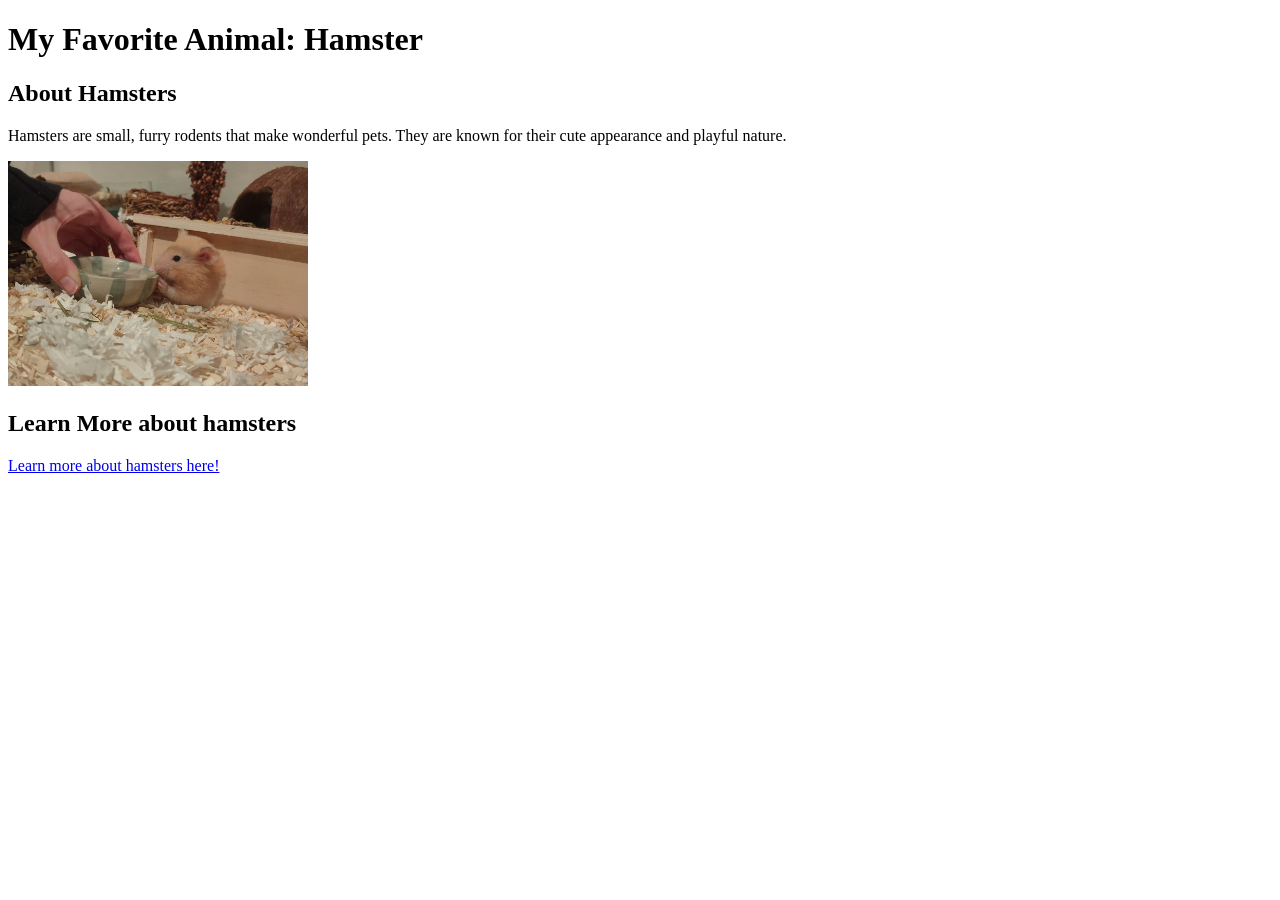
<file: index.html>
<!DOCTYPE html>
<html lang="en">
<head>
    <meta charset="UTF-8">
    <meta name="viewport" content="width=device-width, initial-scale=1.0">
    <title>My Favorite Animal - Hamster</title>
</head>
<body>
    <h1>My Favorite Animal: Hamster</h1>
    
    <h2>About Hamsters</h2>
    <p>Hamsters are small, furry rodents that make wonderful pets. They are known for their cute appearance and playful nature.</p>
    
    <img src="hamsterpicturemianbao.JPG" alt="A cute hamster" width="300">

    <h2>Learn More about hamsters</h2>
    <a href="https://en.wikipedia.org/wiki/Hamster" target="_blank">Learn more about hamsters here!</a>

</body>
</html>
</file>
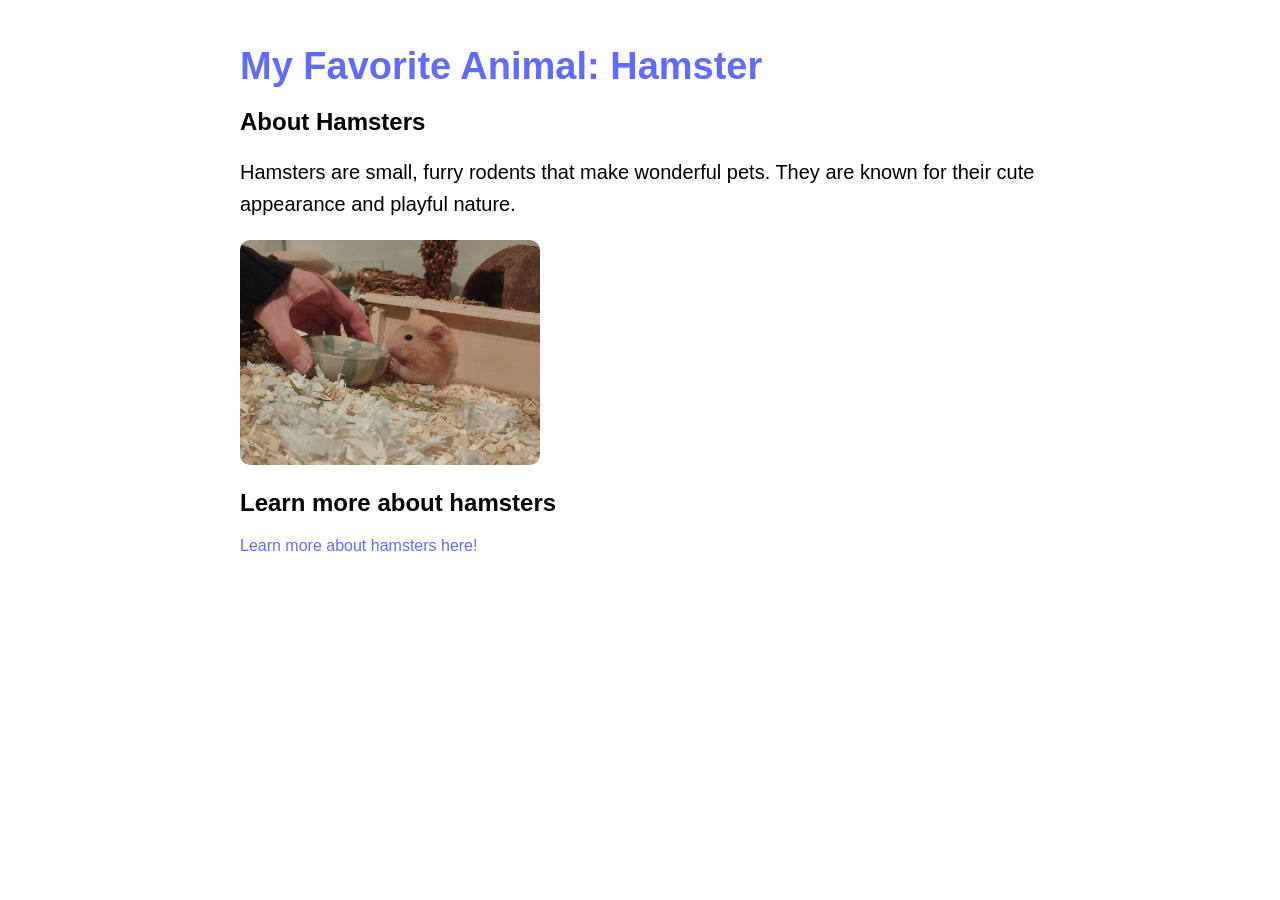
<file: Workshop1/index.html>
<!DOCTYPE html>
<html lang="en">
<head>
    <meta charset="UTF-8">
    <meta name="viewport" content="width=device-width, initial-scale=1.0">
    <title>My Favorite Animal - Hamster</title>

    <link rel="stylesheet" href="styles.css">
</head>
<body>
    <h1>My Favorite Animal: Hamster</h1>
    
    <h2>About Hamsters</h2>
    <p>Hamsters are small, furry rodents that make wonderful pets. They are known for their cute appearance and playful nature.</p>
    
    <img src="hamsterpicturemianbao.JPG" alt="A cute hamster" width="300">

    <h2>Learn more about hamsters</h2>
    <a href="https://en.wikipedia.org/wiki/Hamster" target="_blank">Learn more about hamsters here!</a>

</body>
</html>
</file>
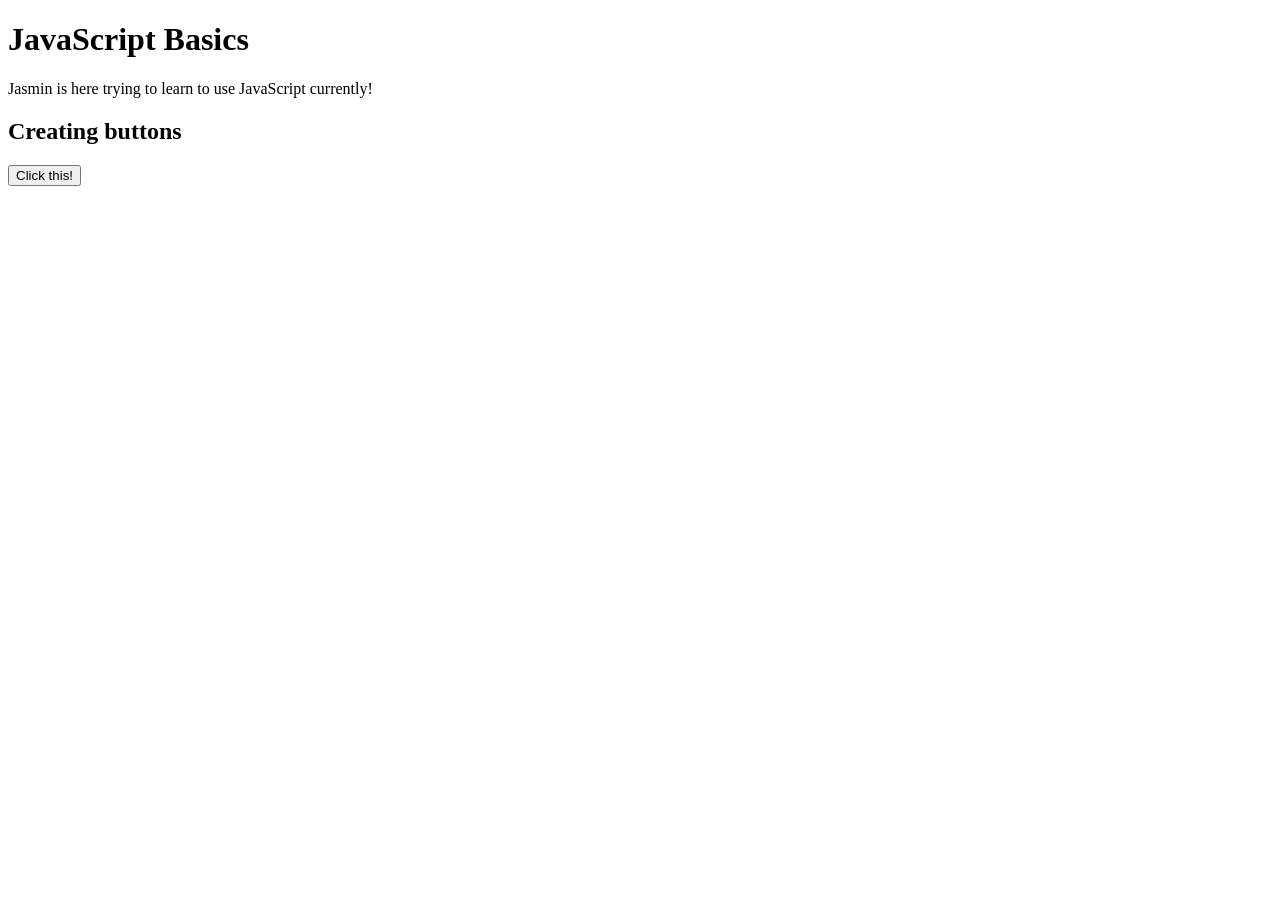
<file: WS02_JS_basics/index.html>
<!DOCTYPE html>
<html lang="en">
<head>
    <meta charset="UTF-8">
    <meta name="viewport" content="width=device-width, initial-scale=1.0">
    <title>JavaScript Basics</title>
</head>

<body>

    <h1>JavaScript Basics</h1>
    <p>Jasmin is here trying to learn to use JavaScript currently!</p>

    <h2>Creating buttons</h2>
    <button id="myButton">Click this!</button>


    <script src="js/script.js"></script>
    
</body>
</file>
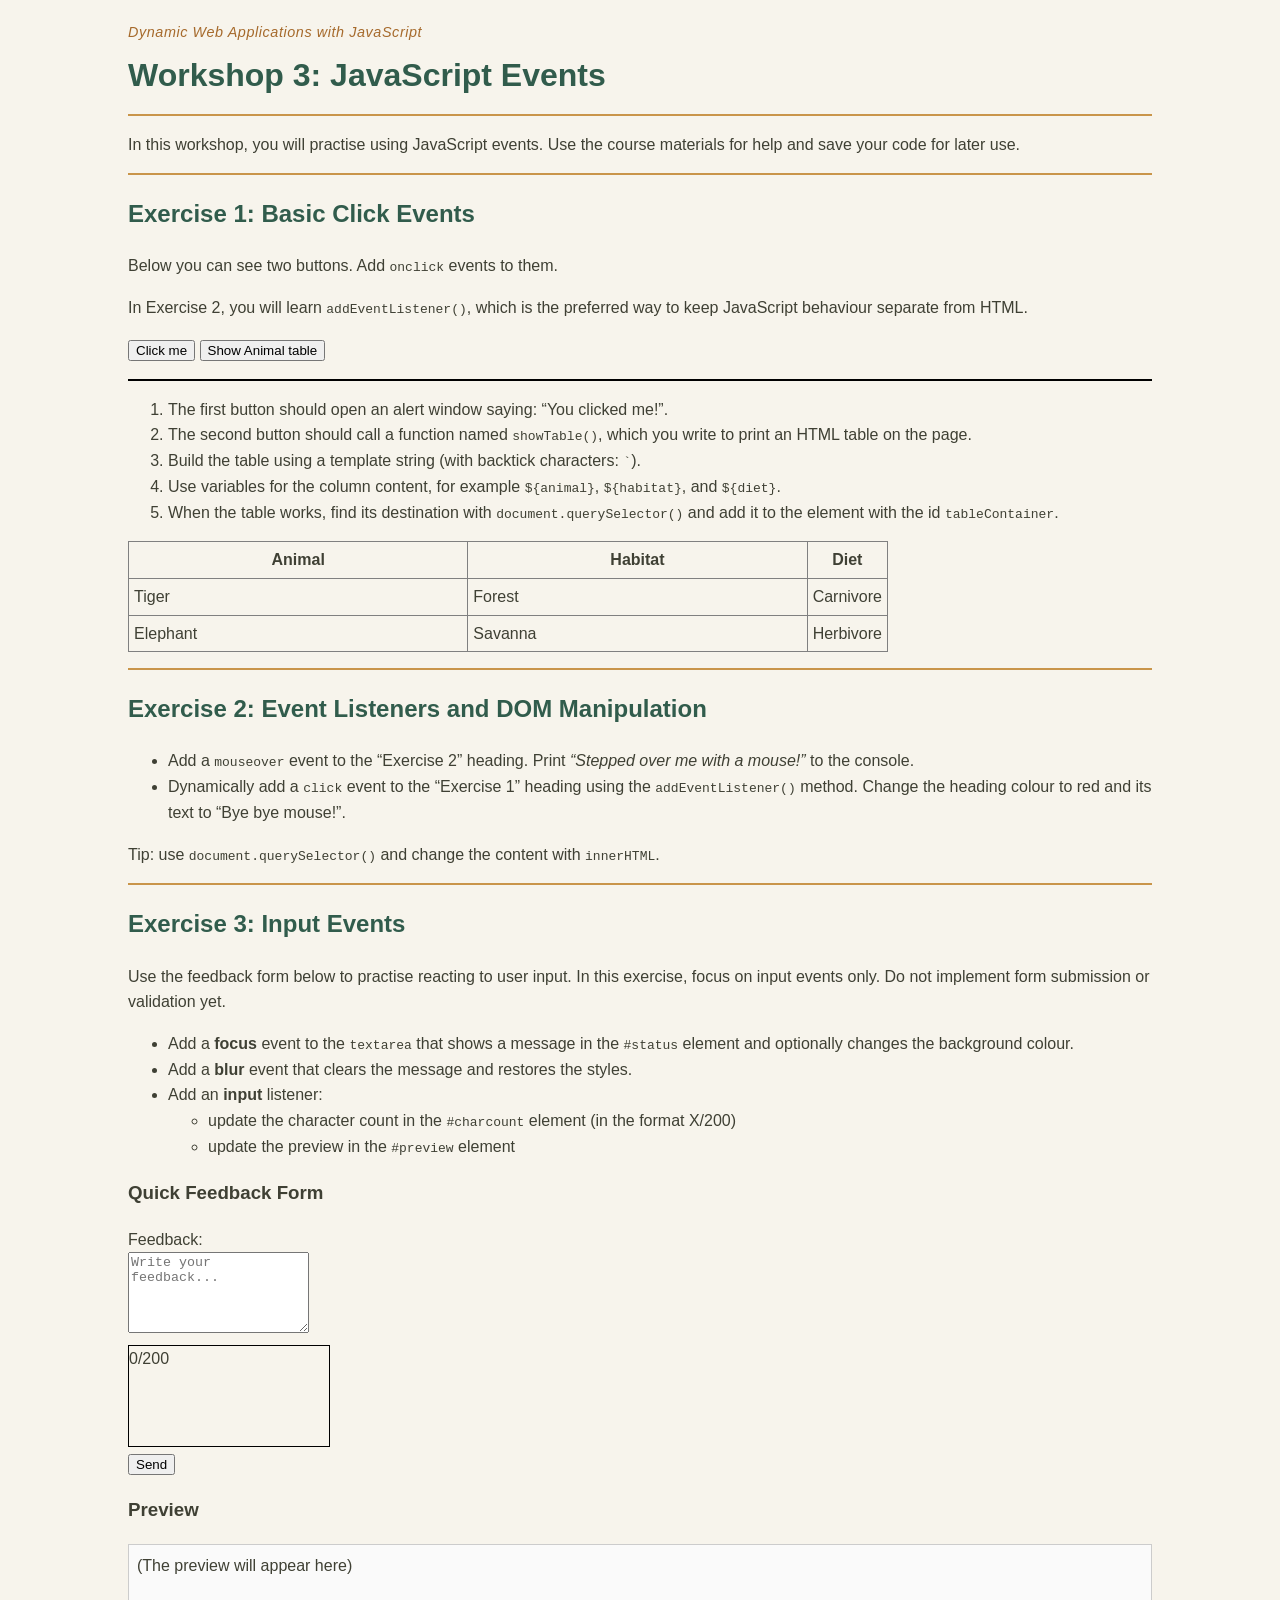
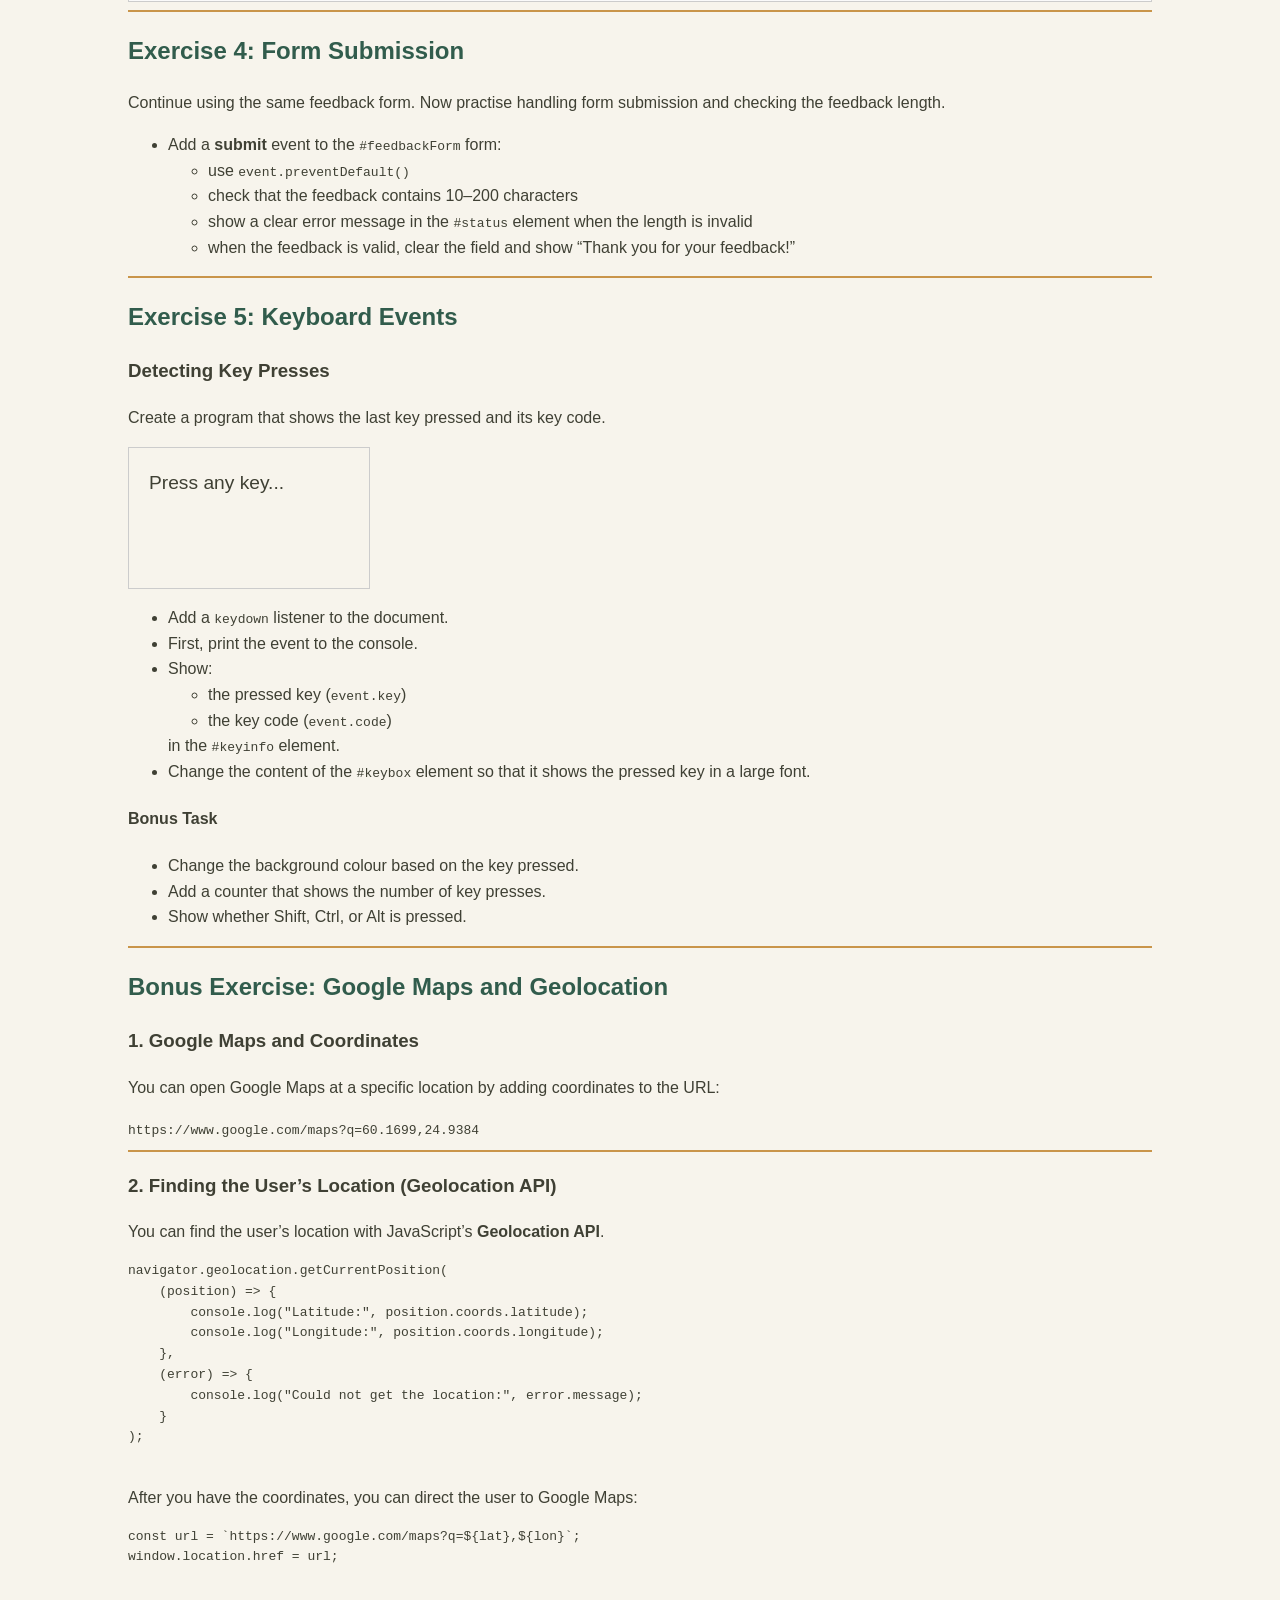
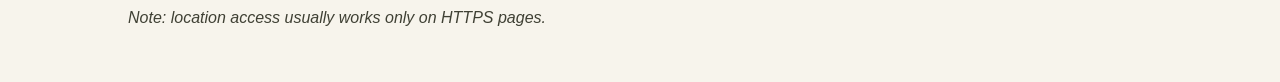
<file: WS03_JS_events/index.html>
<!DOCTYPE html>
<html lang="en">
<head>
    <meta charset="utf-8">
    <title>Workshop 3</title>
    <link rel="stylesheet" href="css/styles.css">
    <script src="js/script.js" defer></script>
</head>

<body class="ws3">
    <h1>Workshop 3: JavaScript Events</h1>
    <hr>
    <p>
        In this workshop, you will practise using JavaScript events.
        Use the course materials for help and save your code for later use.
    </p>
    <hr>

    <!-- Exercise 1 -->
    <h2>Exercise 1: Basic Click Events</h2>
    <p>Below you can see two buttons. Add <code>onclick</code> events to them.</p>
    <p>In Exercise 2, you will learn <code>addEventListener()</code>, which is the preferred way to keep JavaScript behaviour separate from HTML.</p>

    <p>
        <button onclick="alert('You clicked me!')">Click me</button>
        <button onclick="showTable()">Show Animal table</button>
    </p>

    <div id="tableContainer"></div>

    <ol>
        <li>The first button should open an alert window saying: “You clicked me!”.</li>
        <li>The second button should call a function named <code>showTable()</code>, which you write to print an HTML table on the page.</li>
        <li>Build the table using a template string (with backtick characters: <code>`</code>).</li>
        <li>Use variables for the column content, for example <code>${animal}</code>, <code>${habitat}</code>, and <code>${diet}</code>.</li>
        <li>When the table works, find its destination with <code>document.querySelector()</code> and add it to the element with the id <code>tableContainer</code>.</li>
    </ol>

    <table id="example" class="display">
        <thead>
            <tr>
                <th>Animal</th>
                <th>Habitat</th>
                <th>Diet</th>
            </tr>
        </thead>
        <tbody>
            <tr>
                <td>Tiger</td>
                <td>Forest</td>
                <td>Carnivore</td>
            </tr>
            <tr>
                <td>Elephant</td>
                <td>Savanna</td>
                <td>Herbivore</td>
            </tr>
        </tbody>
    </table>

    <hr>

    <!-- Exercise 2 -->
    <h2>Exercise 2: Event Listeners and DOM Manipulation</h2>
    <ul>
        <li>Add a <code>mouseover</code> event to the “Exercise 2” heading. Print <em>“Stepped over me with a mouse!”</em> to the console.</li>
        <li>Dynamically add a <code>click</code> event to the “Exercise 1” heading using the <code>addEventListener()</code> method. Change the heading colour to red and its text to “Bye bye mouse!”.</li>
    </ul>
    <p>Tip: use <code>document.querySelector()</code> and change the content with <code>innerHTML</code>.</p>

    <hr>

    <!-- Exercise 3 -->
    <h2>Exercise 3: Input Events</h2>
    <p>
        Use the feedback form below to practise reacting to user input.
        In this exercise, focus on input events only. Do not implement form submission or validation yet.
    </p>

    <ul>
        <li>Add a <strong>focus</strong> event to the <code>textarea</code> that shows a message in the <code>#status</code> element and optionally changes the background colour.</li>
        <li>Add a <strong>blur</strong> event that clears the message and restores the styles.</li>
        <li>Add an <strong>input</strong> listener:
            <ul>
                <li>update the character count in the <code>#charcount</code> element (in the format X/200)</li>
                <li>update the preview in the <code>#preview</code> element</li>
            </ul>
        </li>
    </ul>

    <h3>Quick Feedback Form</h3>

    <form id="feedbackForm" novalidate>
        <label for="feedback">Feedback:</label><br>
        <textarea id="feedback" placeholder="Write your feedback..." rows="5"></textarea><br>

        <div style="margin: 4px 0;">
            <span id="charcount">0/200</span>
            <span id="status" aria-live="polite" style="margin-left: 8px; color: #666;"></span>
        </div>

        <button id="sendBtn" type="submit">Send</button>
    </form>

    <h3>Preview</h3>
    <div id="preview" style="border: 1px solid #ccc; padding: 8px; min-height: 40px; background: #fafafa;">
        (The preview will appear here)
    </div>

    <hr>

    <!-- Exercise 4 -->
    <h2>Exercise 4: Form Submission</h2>
    <p>
        Continue using the same feedback form. Now practise handling form submission and checking the feedback length.
    </p>

    <ul>
        <li>Add a <strong>submit</strong> event to the <code>#feedbackForm</code> form:
            <ul>
                <li>use <code>event.preventDefault()</code></li>
                <li>check that the feedback contains 10–200 characters</li>
                <li>show a clear error message in the <code>#status</code> element when the length is invalid</li>
                <li>when the feedback is valid, clear the field and show “Thank you for your feedback!”</li>
            </ul>
        </li>
    </ul>

    <hr>

    <!-- Exercise 5 -->
    <h2>Exercise 5: Keyboard Events</h2>

    <h3>Detecting Key Presses</h3>

    <p>
        Create a program that shows the last key pressed and its key code.
    </p>

    <div id="keybox" style="padding: 20px; border: 1px solid #ccc; font-size: 1.2em;">
        Press any key...
    </div>

    <p id="keyinfo"></p>

    <ul>
        <li>Add a <code>keydown</code> listener to the document.</li>
        <li>First, print the event to the console.</li>
        <li>Show:
            <ul>
                <li>the pressed key (<code>event.key</code>)</li>
                <li>the key code (<code>event.code</code>)</li>
            </ul>
            in the <code>#keyinfo</code> element.
        </li>
        <li>
            Change the content of the <code>#keybox</code> element so that it shows the pressed key in a large font.
        </li>
    </ul>

    <h4>Bonus Task</h4>
    <ul>
        <li>Change the background colour based on the key pressed.</li>
        <li>Add a counter that shows the number of key presses.</li>
        <li>Show whether Shift, Ctrl, or Alt is pressed.</li>
    </ul>

    <hr>

    <!-- Bonus Exercise -->
    <h2>Bonus Exercise: Google Maps and Geolocation</h2>

    <h3>1. Google Maps and Coordinates</h3>
    <p>
        You can open Google Maps at a specific location by adding coordinates to the URL:
    </p>
    <code>https://www.google.com/maps?q=60.1699,24.9384</code>

    <hr>

    <h3>2. Finding the User’s Location (Geolocation API)</h3>
    <p>
        You can find the user’s location with JavaScript’s <strong>Geolocation API</strong>.
    </p>

    <pre>
navigator.geolocation.getCurrentPosition(
    (position) => {
        console.log("Latitude:", position.coords.latitude);
        console.log("Longitude:", position.coords.longitude);
    },
    (error) => {
        console.log("Could not get the location:", error.message);
    }
);
    </pre>

    <p>After you have the coordinates, you can direct the user to Google Maps:</p>

    <pre>
const url = `https://www.google.com/maps?q=${lat},${lon}`;
window.location.href = url;
    </pre>

    <p><em>Note: location access usually works only on HTTPS pages.</em></p>

</body>
</html>
</file>
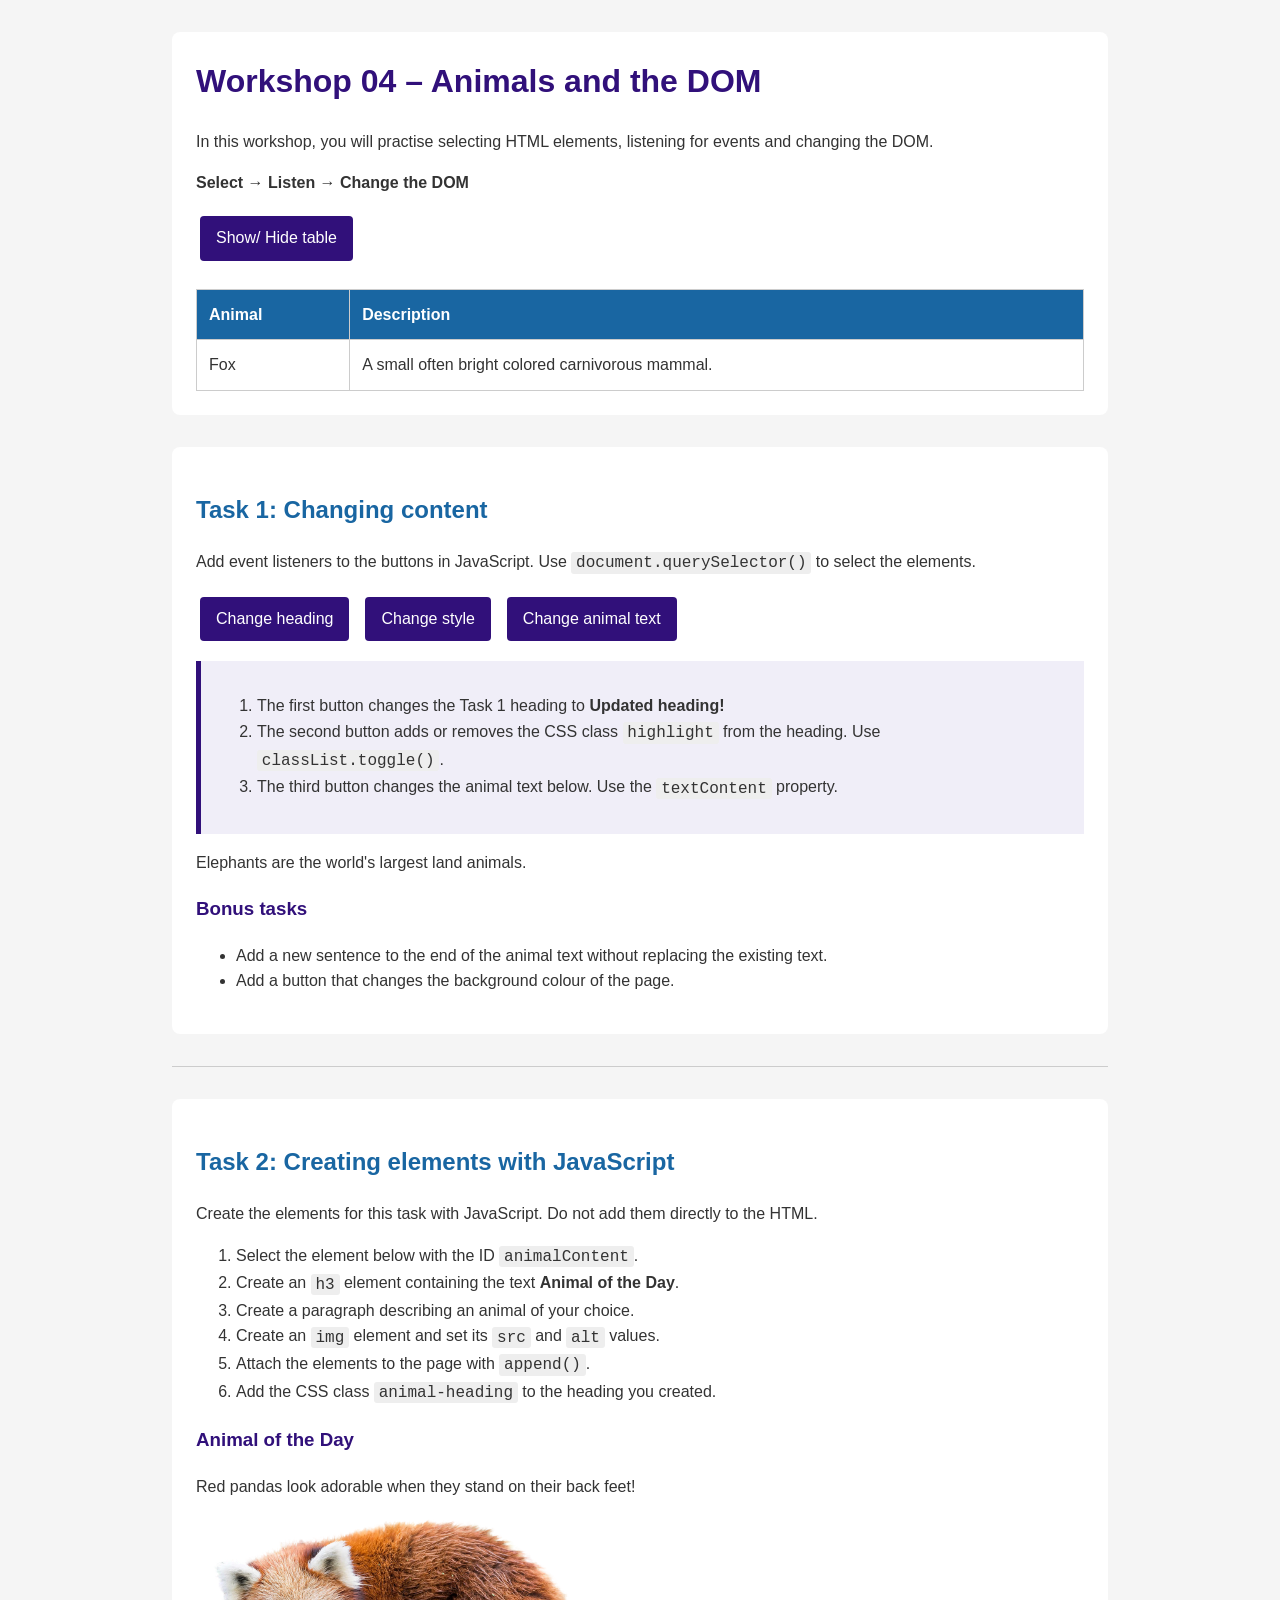
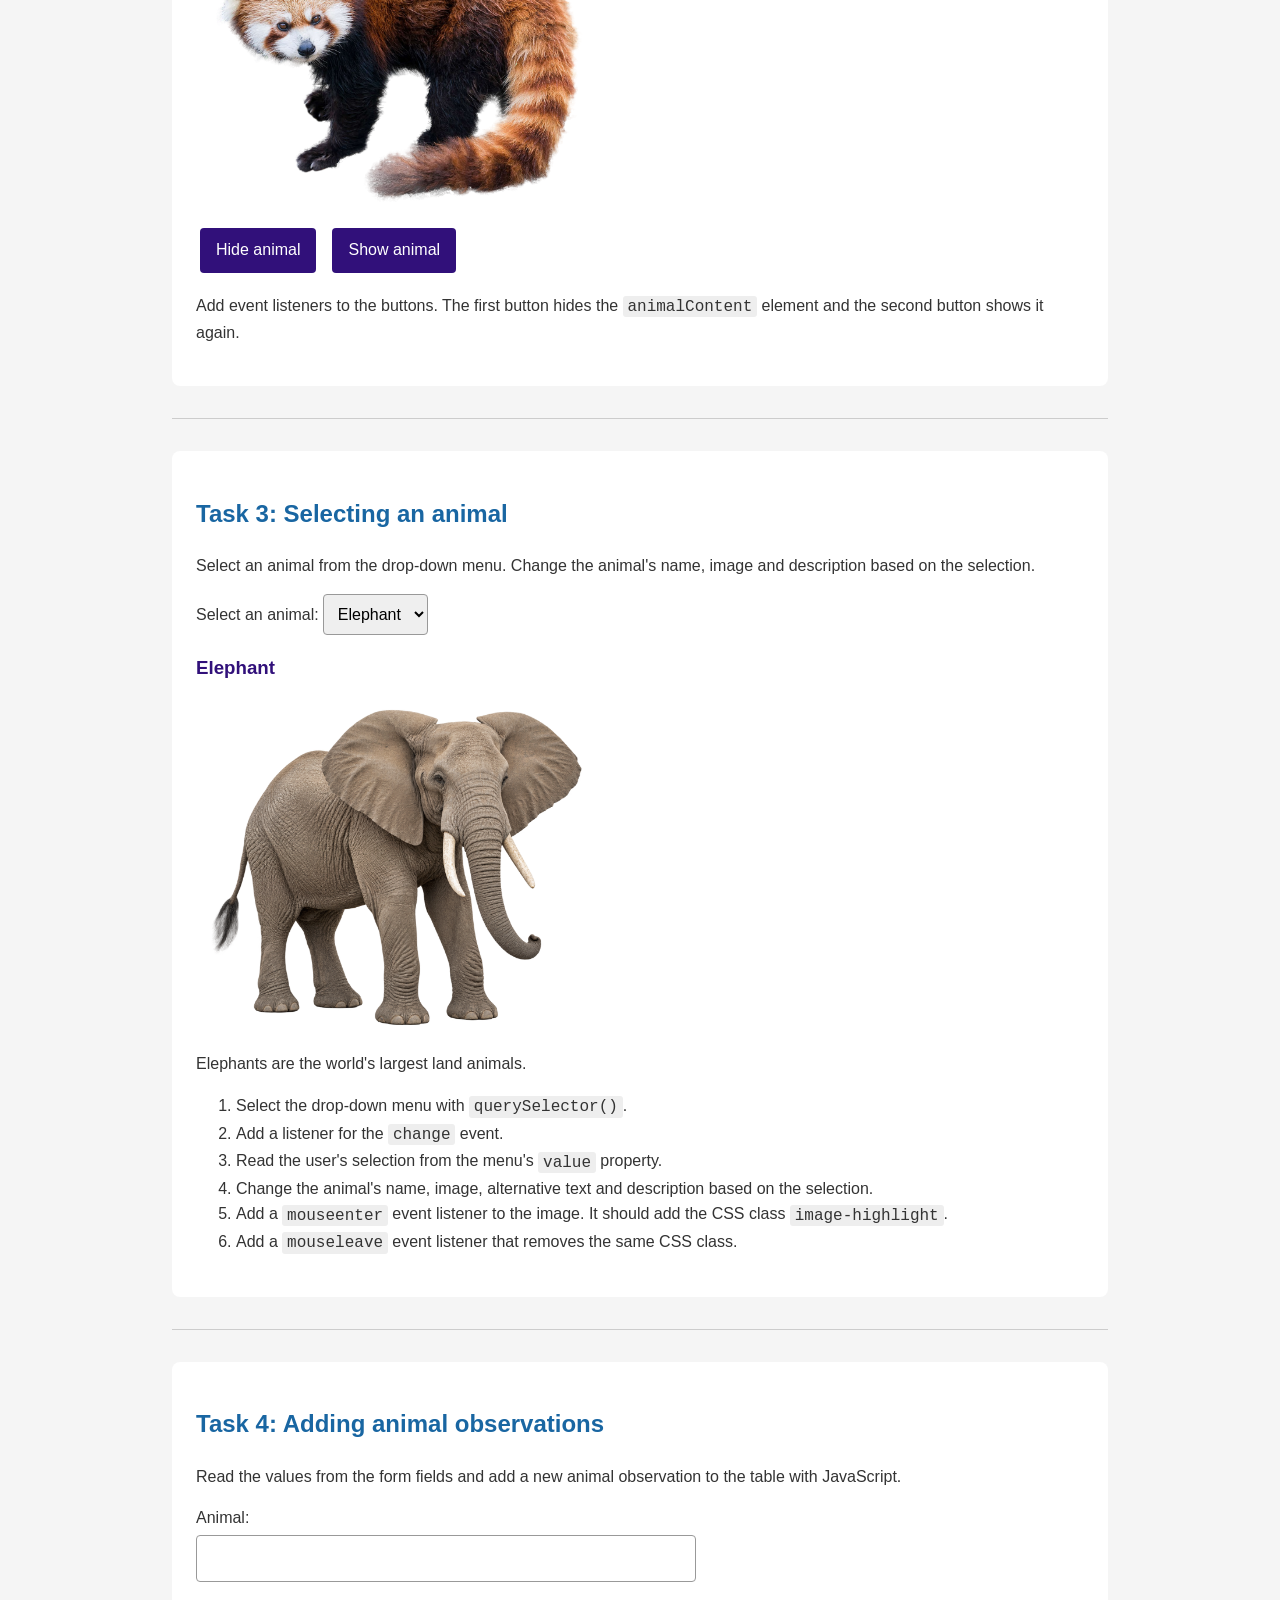
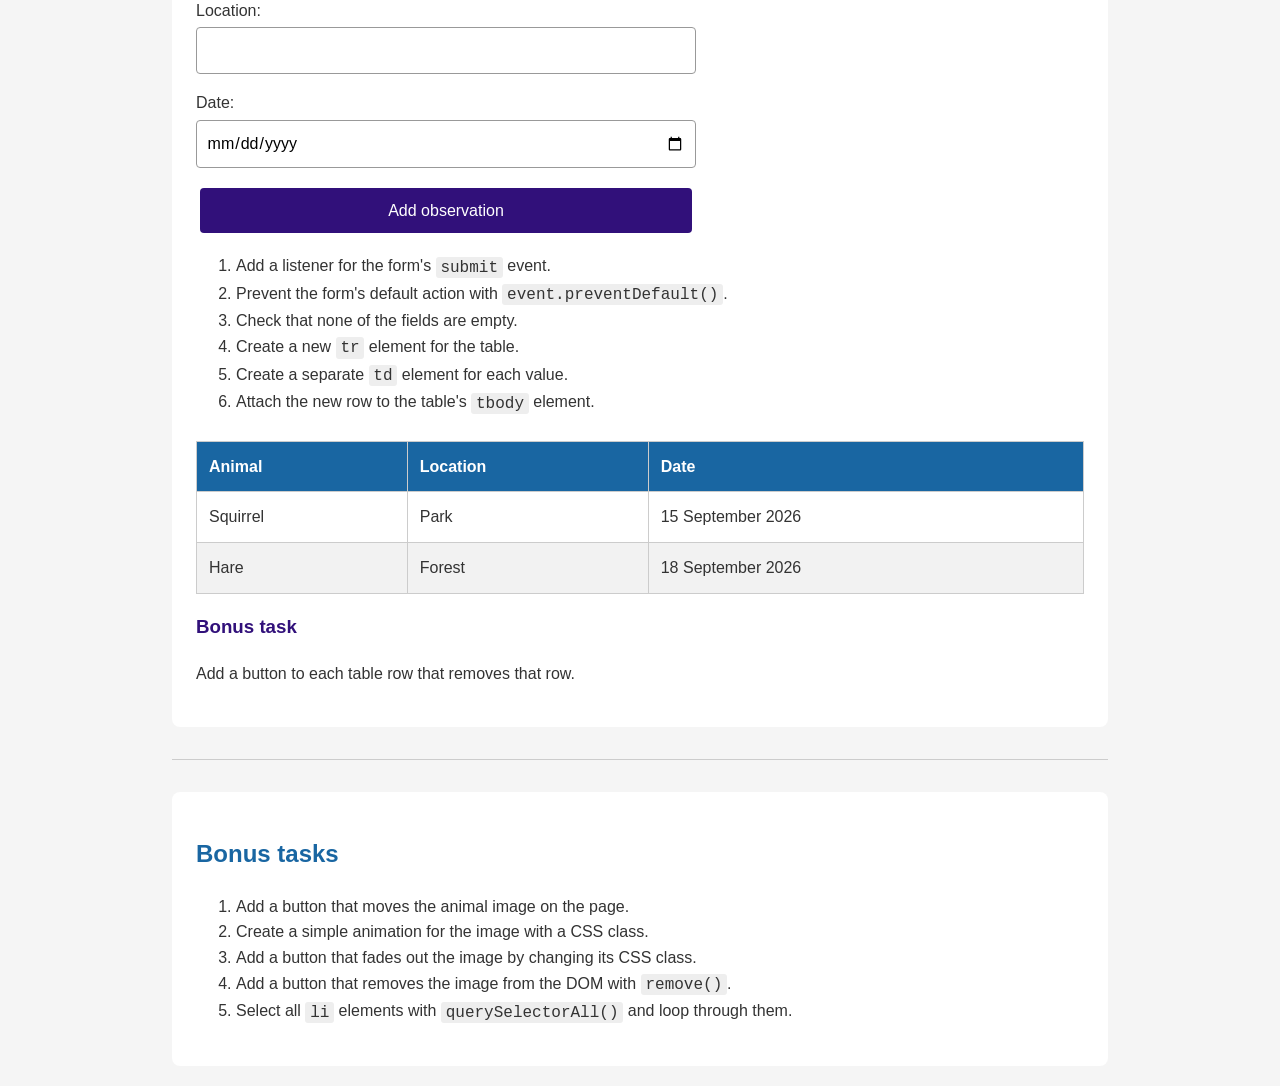
<file: WS04_DOM/workshop4-EN.html>
<!DOCTYPE html>
<html lang="en">

<head>
    <meta charset="UTF-8">
    <meta name="viewport" content="width=device-width, initial-scale=1.0">

    <title>Workshop 04 – DOM Scripting</title>

    <link rel="stylesheet" href="css/styles.css">
    <script src="js/script.js" defer></script>
</head>

<body>
    <header>
        <h1 id="mainHeading">Workshop 04 – Animals and the DOM</h1>

        <p>
            In this workshop, you will practise selecting HTML elements,
            listening for events and changing the DOM.
        </p>

        <p>
            <strong>Select → Listen → Change the DOM</strong>
        </p>

        <button id="animalButton">Show/ Hide table</button>

        <table id="animalTable">
            <thead>
                <tr>
                    <th>Animal</th>
                    <th>Description</th>
                </tr>
            </thead>
            <tbody>
                <tr>
                    <td>Fox</td>
                    <td>A small often bright colored carnivorous mammal.</td>
                </tr>
            </tbody>
        </table>

    </header>

    <main>
        <!-- TASK 1 -->
        <section>
            <h2 id="taskOneHeading">Task 1: Changing content</h2>

            <p>
                Add event listeners to the buttons in JavaScript.
                Use <code>document.querySelector()</code> to select the elements.
            </p>

            <div class="buttons">
                <button id="changeHeadingButton">
                    Change heading
                </button>

                <button id="changeStyleButton">
                    Change style
                </button>

                <button id="changeTextButton">
                    Change animal text
                </button>
            </div>

            <div class="instructions">
                <ol>
                    <li>
                        The first button changes the Task 1 heading to
                        <strong>Updated heading!</strong>
                    </li>

                    <li>
                        The second button adds or removes the CSS class
                        <code>highlight</code> from the heading.
                        Use <code>classList.toggle()</code>.
                    </li>

                    <li>
                        The third button changes the animal text below.
                        Use the <code>textContent</code> property.
                    </li>
                </ol>
            </div>

            <p id="animalText">
                Elephants are the world's largest land animals.
            </p>

            <h3>Bonus tasks</h3>

            <ul>
                <li>
                    Add a new sentence to the end of the animal text without
                    replacing the existing text.
                </li>

                <li>
                    Add a button that changes the background colour of the page.
                </li>
            </ul>
        </section>

        <hr>

        <!-- TASK 2 -->
        <section>
            <h2>Task 2: Creating elements with JavaScript</h2>

            <p>
                Create the elements for this task with JavaScript. Do not add
                them directly to the HTML.
            </p>

            <ol>
                <li>
                    Select the element below with the ID
                    <code>animalContent</code>.
                </li>

                <li>
                    Create an <code>h3</code> element containing the text
                    <strong>Animal of the Day</strong>.
                </li>

                <li>
                    Create a paragraph describing an animal of your choice.
                </li>

                <li>
                    Create an <code>img</code> element and set its
                    <code>src</code> and <code>alt</code> values.
                </li>

                <li>
                    Attach the elements to the page with
                    <code>append()</code>.
                </li>

                <li>
                    Add the CSS class <code>animal-heading</code> to the
                    heading you created.
                </li>
            </ol>

            <div id="animalContent"></div>

            <div class="buttons">
                <button id="hideAnimalButton">
                    Hide animal
                </button>

                <button id="showAnimalButton">
                    Show animal
                </button>
            </div>

            <p>
                Add event listeners to the buttons. The first button hides the
                <code>animalContent</code> element and the second button shows
                it again.
            </p>
        </section>

        <hr>

        <!-- TASK 3 -->
        <section>
            <h2>Task 3: Selecting an animal</h2>

            <p>
                Select an animal from the drop-down menu. Change the animal's
                name, image and description based on the selection.
            </p>

            <label for="animalSelect">Select an animal:</label>

            <select id="animalSelect">
                <option value="elephant">Elephant</option>
                <option value="tiger">Tiger</option>
                <option value="penguin">Penguin</option>
                <option value="panda">Panda</option>
            </select>

            <article id="selectedAnimal">
                <h3 id="animalName">Elephant</h3>

                <img
                    id="animalImage"
                    src="images/elephant.png"
                    alt="Elephant"
                >

                <p id="animalDescription">
                    Elephants are the world's largest land animals.
                </p>
            </article>

            <ol>
                <li>
                    Select the drop-down menu with
                    <code>querySelector()</code>.
                </li>

                <li>
                    Add a listener for the <code>change</code> event.
                </li>

                <li>
                    Read the user's selection from the menu's
                    <code>value</code> property.
                </li>

                <li>
                    Change the animal's name, image, alternative text and
                    description based on the selection.
                </li>

                <li>
                    Add a <code>mouseenter</code> event listener to the image.
                    It should add the CSS class <code>image-highlight</code>.
                </li>

                <li>
                    Add a <code>mouseleave</code> event listener that removes
                    the same CSS class.
                </li>
            </ol>
        </section>

        <hr>

        <!-- TASK 4 -->
        <section>
            <h2>Task 4: Adding animal observations</h2>

            <p>
                Read the values from the form fields and add a new animal
                observation to the table with JavaScript.
            </p>

            <form id="animalForm">
                <div>
                    <label for="observationAnimal">Animal:</label>

                    <input
                        type="text"
                        id="observationAnimal"
                        name="observationAnimal"
                    >
                </div>

                <div>
                    <label for="observationLocation">Location:</label>

                    <input
                        type="text"
                        id="observationLocation"
                        name="observationLocation"
                    >
                </div>

                <div>
                    <label for="observationDate">Date:</label>

                    <input
                        type="date"
                        id="observationDate"
                        name="observationDate"
                    >
                </div>

                <button type="submit">
                    Add observation
                </button>
            </form>

            <ol>
                <li>
                    Add a listener for the form's <code>submit</code> event.
                </li>

                <li>
                    Prevent the form's default action with
                    <code>event.preventDefault()</code>.
                </li>

                <li>
                    Check that none of the fields are empty.
                </li>

                <li>
                    Create a new <code>tr</code> element for the table.
                </li>

                <li>
                    Create a separate <code>td</code> element for each value.
                </li>

                <li>
                    Attach the new row to the table's <code>tbody</code> element.
                </li>
            </ol>

            <table id="observationTable">
                <thead>
                    <tr>
                        <th>Animal</th>
                        <th>Location</th>
                        <th>Date</th>
                    </tr>
                </thead>

                <tbody id="observationTableBody">
                    <tr>
                        <td>Squirrel</td>
                        <td>Park</td>
                        <td>15 September 2026</td>
                    </tr>

                    <tr>
                        <td>Hare</td>
                        <td>Forest</td>
                        <td>18 September 2026</td>
                    </tr>
                </tbody>
            </table>

            <h3>Bonus task</h3>

            <p>
                Add a button to each table row that removes that row.
            </p>
        </section>

        <hr>

        <!-- BONUS TASKS -->
        <section>
            <h2>Bonus tasks</h2>

            <ol>
                <li>
                    Add a button that moves the animal image on the page.
                </li>

                <li>
                    Create a simple animation for the image with a CSS class.
                </li>

                <li>
                    Add a button that fades out the image by changing its
                    CSS class.
                </li>

                <li>
                    Add a button that removes the image from the DOM with
                    <code>remove()</code>.
                </li>

                <li>
                    Select all <code>li</code> elements with
                    <code>querySelectorAll()</code> and loop through them.
                </li>
            </ol>
        </section>
    </main>
</body>

</html>
</file>
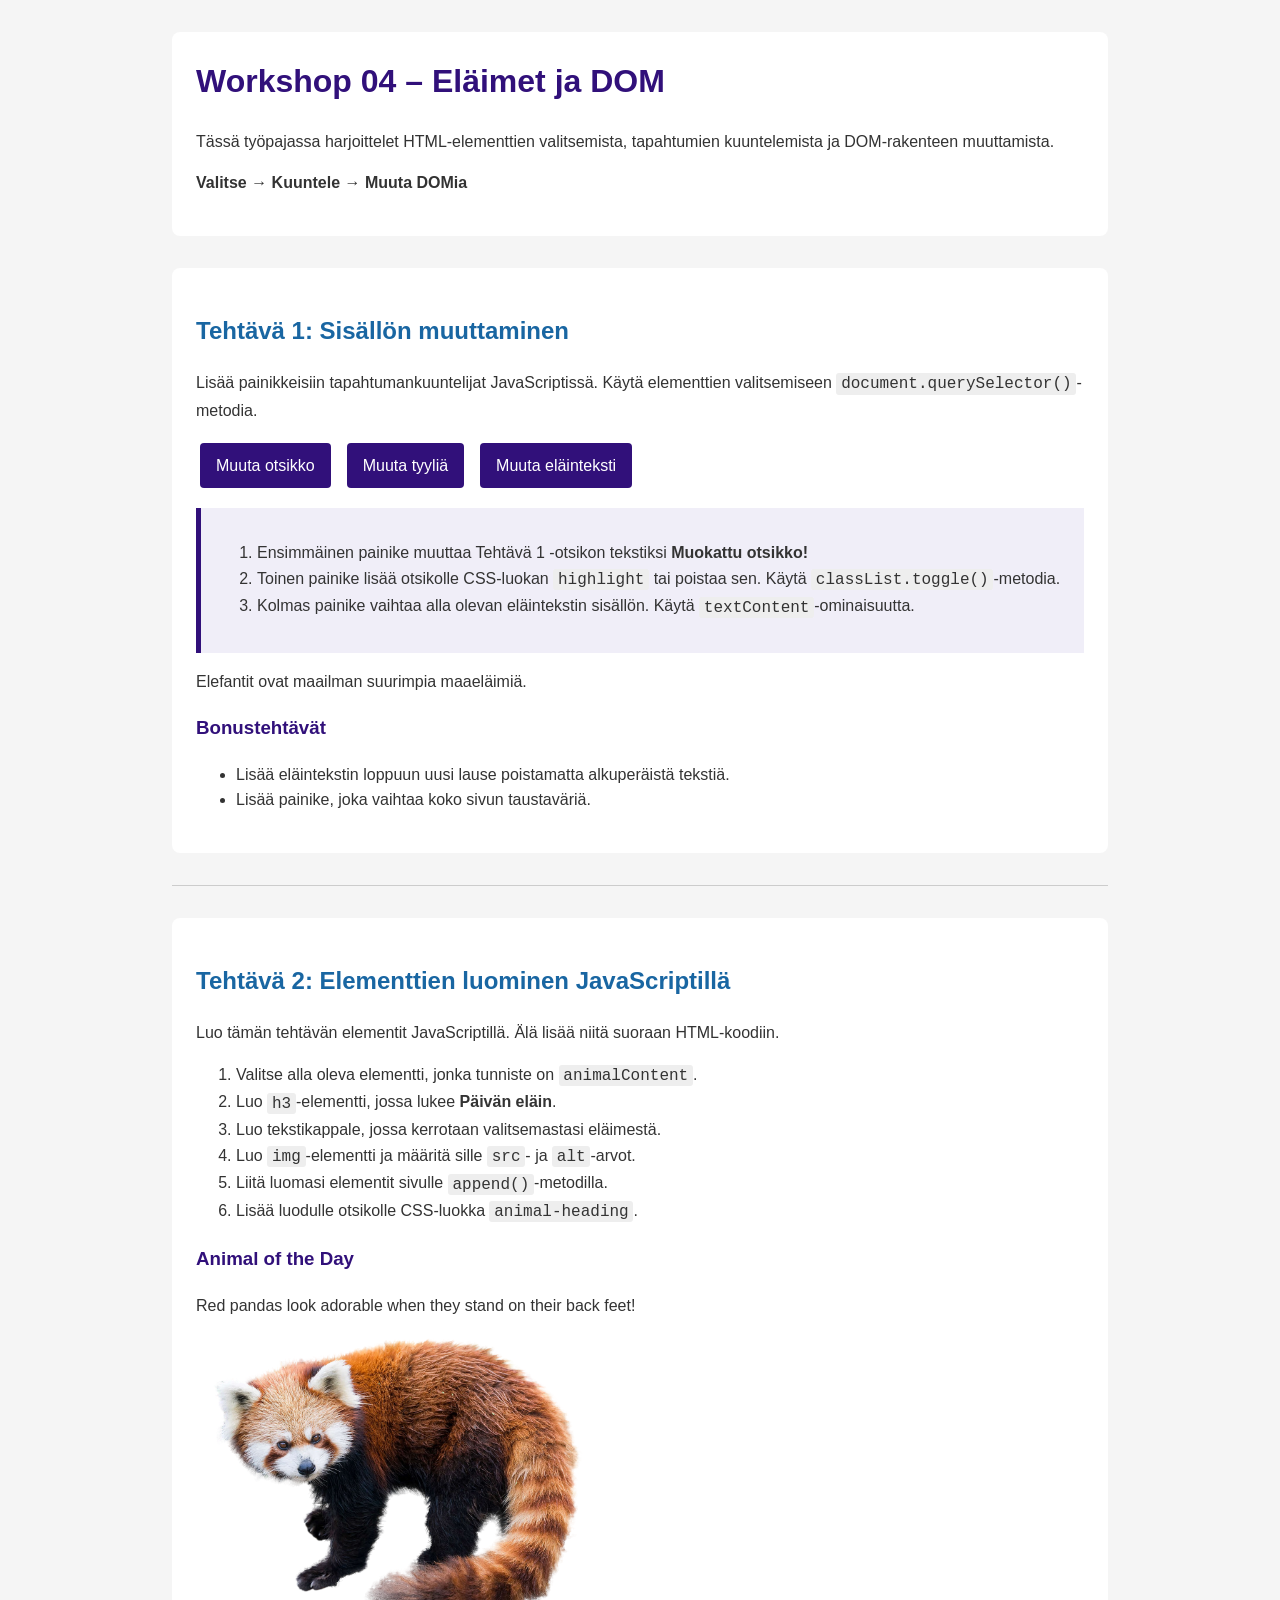
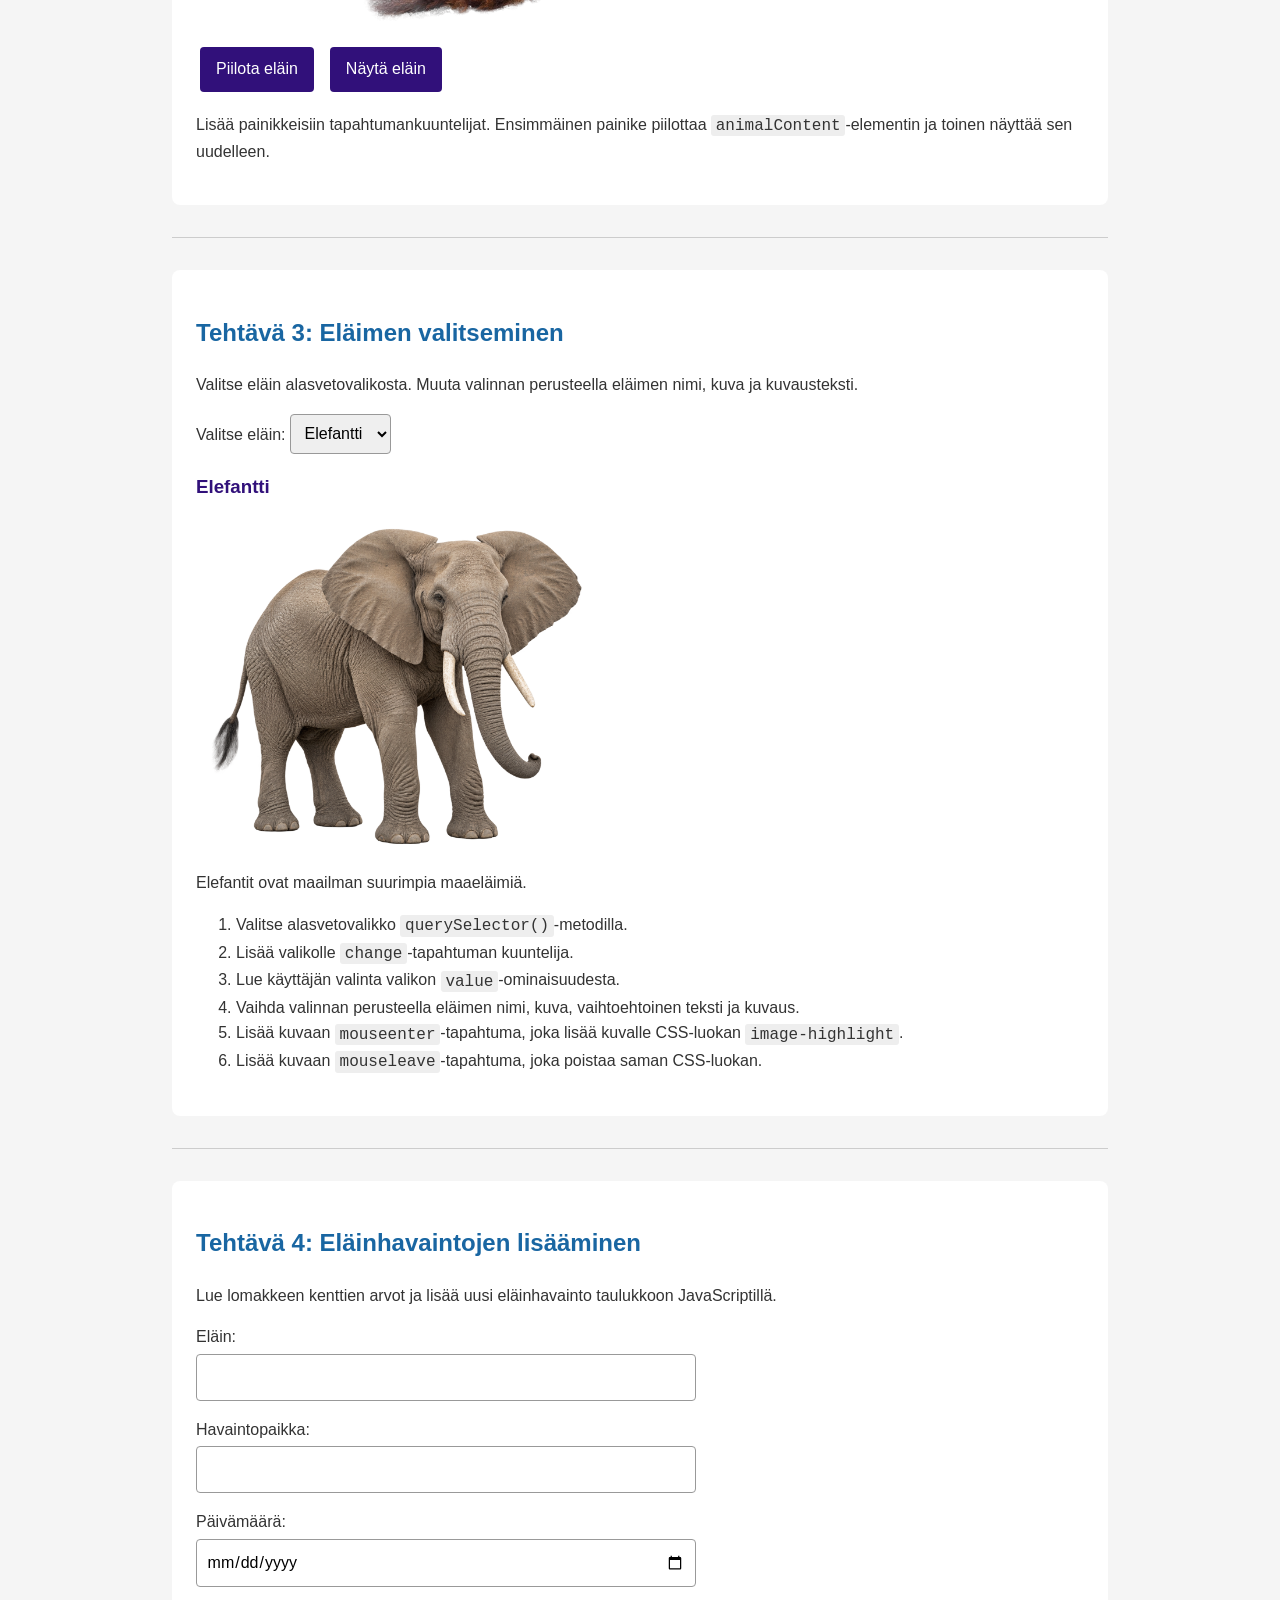
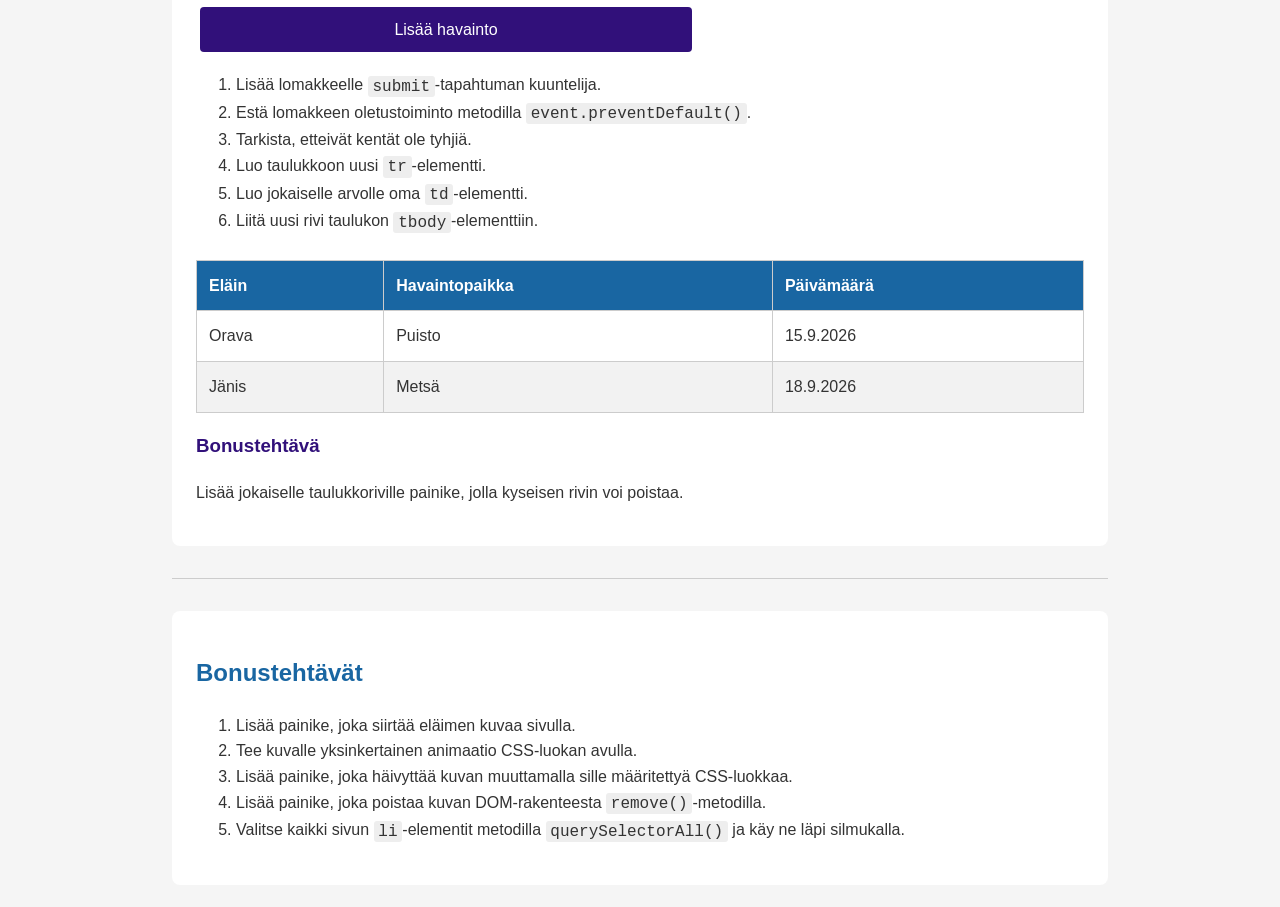
<file: WS04_DOM/workshop4.html>
<!DOCTYPE html>
<html lang="fi">

<head>
    <meta charset="UTF-8">
    <meta name="viewport" content="width=device-width, initial-scale=1.0">

    <title>Workshop 04 – DOM-skriptaus</title>

    <link rel="stylesheet" href="css/styles.css">
    <script src="js/script.js" defer></script>
</head>

<body>
    <header>
        <h1 id="mainHeading">Workshop 04 – Eläimet ja DOM</h1>

        <p>
            Tässä työpajassa harjoittelet HTML-elementtien valitsemista,
            tapahtumien kuuntelemista ja DOM-rakenteen muuttamista.
        </p>

        <p>
            <strong>Valitse → Kuuntele → Muuta DOMia</strong>
        </p>
    </header>

    <main>
        <!-- TEHTÄVÄ 1 -->
        <section>
            <h2 id="taskOneHeading">Tehtävä 1: Sisällön muuttaminen</h2>

            <p>
                Lisää painikkeisiin tapahtumankuuntelijat JavaScriptissä.
                Käytä elementtien valitsemiseen
                <code>document.querySelector()</code>-metodia.
            </p>

            <div class="buttons">
                <button id="changeHeadingButton">
                    Muuta otsikko
                </button>

                <button id="changeStyleButton">
                    Muuta tyyliä
                </button>

                <button id="changeTextButton">
                    Muuta eläinteksti
                </button>
            </div>

            <div class="instructions">
                <ol>
                    <li>
                        Ensimmäinen painike muuttaa Tehtävä 1 -otsikon tekstiksi
                        <strong>Muokattu otsikko!</strong>
                    </li>

                    <li>
                        Toinen painike lisää otsikolle CSS-luokan
                        <code>highlight</code> tai poistaa sen.
                        Käytä <code>classList.toggle()</code>-metodia.
                    </li>

                    <li>
                        Kolmas painike vaihtaa alla olevan eläintekstin sisällön.
                        Käytä <code>textContent</code>-ominaisuutta.
                    </li>
                </ol>
            </div>

            <p id="animalText">
                Elefantit ovat maailman suurimpia maaeläimiä.
            </p>

            <h3>Bonustehtävät</h3>

            <ul>
                <li>
                    Lisää eläintekstin loppuun uusi lause poistamatta
                    alkuperäistä tekstiä.
                </li>

                <li>
                    Lisää painike, joka vaihtaa koko sivun taustaväriä.
                </li>
            </ul>
        </section>

        <hr>

        <!-- TEHTÄVÄ 2 -->
        <section>
            <h2>Tehtävä 2: Elementtien luominen JavaScriptillä</h2>

            <p>
                Luo tämän tehtävän elementit JavaScriptillä. Älä lisää niitä
                suoraan HTML-koodiin.
            </p>

            <ol>
                <li>
                    Valitse alla oleva elementti, jonka tunniste on
                    <code>animalContent</code>.
                </li>

                <li>
                    Luo <code>h3</code>-elementti, jossa lukee
                    <strong>Päivän eläin</strong>.
                </li>

                <li>
                    Luo tekstikappale, jossa kerrotaan valitsemastasi eläimestä.
                </li>

                <li>
                    Luo <code>img</code>-elementti ja määritä sille
                    <code>src</code>- ja <code>alt</code>-arvot.
                </li>

                <li>
                    Liitä luomasi elementit sivulle
                    <code>append()</code>-metodilla.
                </li>

                <li>
                    Lisää luodulle otsikolle CSS-luokka
                    <code>animal-heading</code>.
                </li>
            </ol>

            <div id="animalContent"></div>

            <div class="buttons">
                <button id="hideAnimalButton">
                    Piilota eläin
                </button>

                <button id="showAnimalButton">
                    Näytä eläin
                </button>
            </div>

            <p>
                Lisää painikkeisiin tapahtumankuuntelijat. Ensimmäinen painike
                piilottaa <code>animalContent</code>-elementin ja toinen näyttää
                sen uudelleen.
            </p>
        </section>

        <hr>

        <!-- TEHTÄVÄ 3 -->
        <section>
            <h2>Tehtävä 3: Eläimen valitseminen</h2>

            <p>
                Valitse eläin alasvetovalikosta. Muuta valinnan perusteella
                eläimen nimi, kuva ja kuvausteksti.
            </p>

            <label for="animalSelect">Valitse eläin:</label>

            <select id="animalSelect">
                <option value="elephant">Elefantti</option>
                <option value="tiger">Tiikeri</option>
                <option value="penguin">Pingviini</option>
                <option value="panda">Panda</option>
            </select>

            <article id="selectedAnimal">
                <h3 id="animalName">Elefantti</h3>

                <img
                    id="animalImage"
                    src="images/elephant.png"
                    alt="Elefantti"
                >

                <p id="animalDescription">
                    Elefantit ovat maailman suurimpia maaeläimiä.
                </p>
            </article>

            <ol>
                <li>
                    Valitse alasvetovalikko
                    <code>querySelector()</code>-metodilla.
                </li>

                <li>
                    Lisää valikolle <code>change</code>-tapahtuman kuuntelija.
                </li>

                <li>
                    Lue käyttäjän valinta valikon
                    <code>value</code>-ominaisuudesta.
                </li>

                <li>
                    Vaihda valinnan perusteella eläimen nimi, kuva,
                    vaihtoehtoinen teksti ja kuvaus.
                </li>

                <li>
                    Lisää kuvaan <code>mouseenter</code>-tapahtuma, joka lisää
                    kuvalle CSS-luokan <code>image-highlight</code>.
                </li>

                <li>
                    Lisää kuvaan <code>mouseleave</code>-tapahtuma, joka poistaa
                    saman CSS-luokan.
                </li>
            </ol>
        </section>

        <hr>

        <!-- TEHTÄVÄ 4 -->
        <section>
            <h2>Tehtävä 4: Eläinhavaintojen lisääminen</h2>

            <p>
                Lue lomakkeen kenttien arvot ja lisää uusi eläinhavainto
                taulukkoon JavaScriptillä.
            </p>

            <form id="animalForm">
                <div>
                    <label for="observationAnimal">Eläin:</label>

                    <input
                        type="text"
                        id="observationAnimal"
                        name="observationAnimal"
                    >
                </div>

                <div>
                    <label for="observationLocation">Havaintopaikka:</label>

                    <input
                        type="text"
                        id="observationLocation"
                        name="observationLocation"
                    >
                </div>

                <div>
                    <label for="observationDate">Päivämäärä:</label>

                    <input
                        type="date"
                        id="observationDate"
                        name="observationDate"
                    >
                </div>

                <button type="submit">
                    Lisää havainto
                </button>
            </form>

            <ol>
                <li>
                    Lisää lomakkeelle <code>submit</code>-tapahtuman kuuntelija.
                </li>

                <li>
                    Estä lomakkeen oletustoiminto metodilla
                    <code>event.preventDefault()</code>.
                </li>

                <li>
                    Tarkista, etteivät kentät ole tyhjiä.
                </li>

                <li>
                    Luo taulukkoon uusi <code>tr</code>-elementti.
                </li>

                <li>
                    Luo jokaiselle arvolle oma <code>td</code>-elementti.
                </li>

                <li>
                    Liitä uusi rivi taulukon <code>tbody</code>-elementtiin.
                </li>
            </ol>

            <table id="observationTable">
                <thead>
                    <tr>
                        <th>Eläin</th>
                        <th>Havaintopaikka</th>
                        <th>Päivämäärä</th>
                    </tr>
                </thead>

                <tbody id="observationTableBody">
                    <tr>
                        <td>Orava</td>
                        <td>Puisto</td>
                        <td>15.9.2026</td>
                    </tr>

                    <tr>
                        <td>Jänis</td>
                        <td>Metsä</td>
                        <td>18.9.2026</td>
                    </tr>
                </tbody>
            </table>

            <h3>Bonustehtävä</h3>

            <p>
                Lisää jokaiselle taulukkoriville painike, jolla kyseisen rivin
                voi poistaa.
            </p>
        </section>

        <hr>

        <!-- BONUSTEHTÄVÄT -->
        <section>
            <h2>Bonustehtävät</h2>

            <ol>
                <li>
                    Lisää painike, joka siirtää eläimen kuvaa sivulla.
                </li>

                <li>
                    Tee kuvalle yksinkertainen animaatio CSS-luokan avulla.
                </li>

                <li>
                    Lisää painike, joka häivyttää kuvan muuttamalla sille
                    määritettyä CSS-luokkaa.
                </li>

                <li>
                    Lisää painike, joka poistaa kuvan DOM-rakenteesta
                    <code>remove()</code>-metodilla.
                </li>

                <li>
                    Valitse kaikki sivun <code>li</code>-elementit metodilla
                    <code>querySelectorAll()</code> ja käy ne läpi silmukalla.
                </li>
            </ol>
        </section>
    </main>
</body>

</html>
</file>
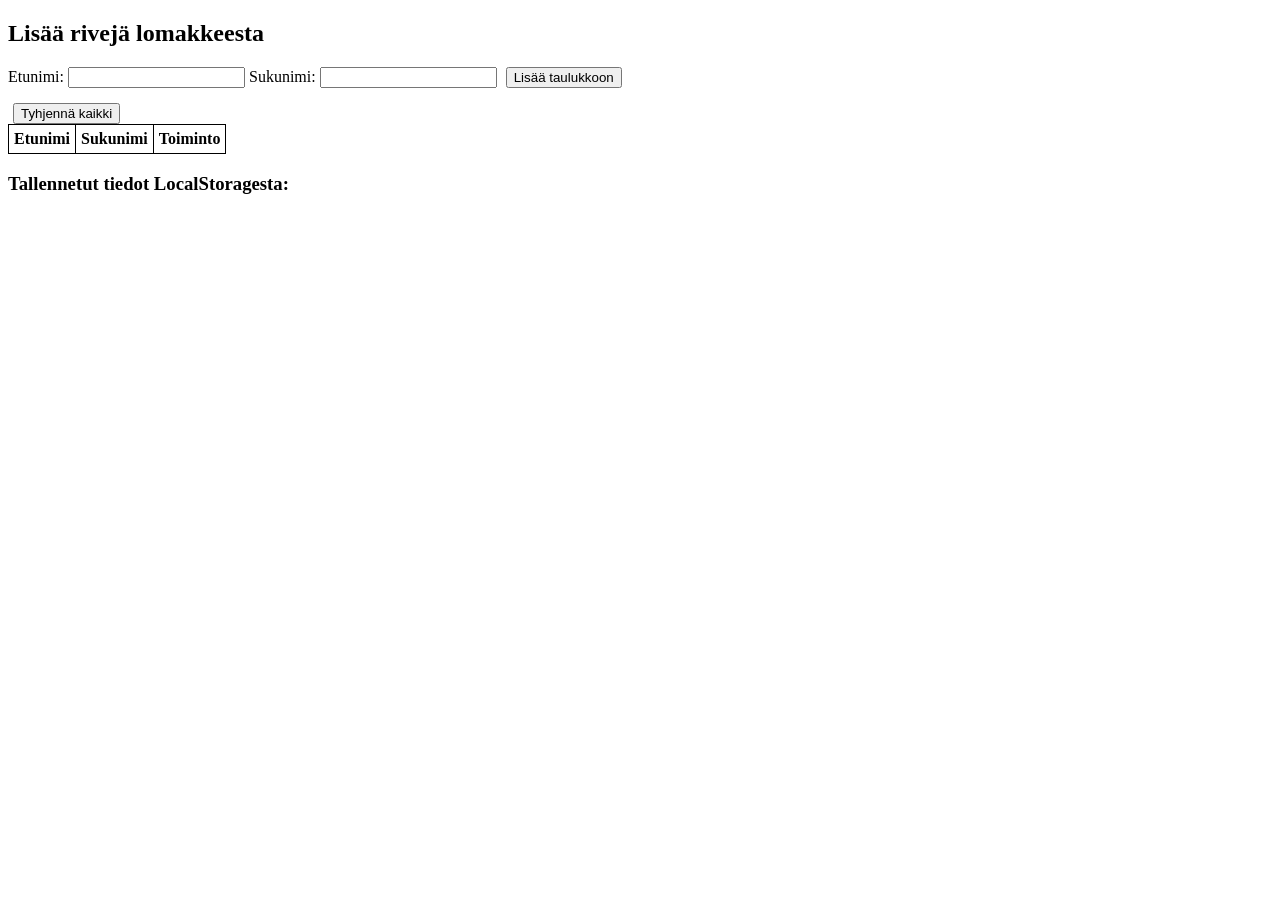
<file: WS04_DOM/demoja/lomake-taulu.html>
<!DOCTYPE html>
<html lang="fi">

<head>
    <meta charset="UTF-8">
    <title>Lomake + LocalStorage</title>
    <style>
        table,
        th,
        td {
            border: 1px solid black;
            border-collapse: collapse;
            padding: 5px;
        }

        form {
            margin-bottom: 15px;
        }

        button {
            margin-left: 5px;
        }
    </style>
</head>

<body>
    <h2>Lisää rivejä lomakkeesta</h2>

    <!-- Lomake nimien lisäämiseen -->
    <form id="lomake">
        Etunimi: <input type="text" id="etunimi" required>
        Sukunimi: <input type="text" id="sukunimi" required>
        <button type="submit">Lisää taulukkoon</button>
    </form>

    <!-- Nappi kaikkien tietojen tyhjentämiseen -->
    <button id="tyhjenna">Tyhjennä kaikki</button>

    <!-- Taulukko nimien näyttämiseen -->
    <table id="taulukko">
        <tr>
            <th>Etunimi</th>
            <th>Sukunimi</th>
            <th>Toiminto</th>
        </tr>
    </table>

    <!-- Lista tallennetuista nimistä LocalStoragesta -->
    <h3>Tallennetut tiedot LocalStoragesta:</h3>
    <ul id="tallennetut"></ul>

    <script>
        // Haetaan DOM-elementit
        const lomake = document.getElementById("lomake");
        const taulukko = document.getElementById("taulukko");
        const tallennetut = document.getElementById("tallennetut");
        const tyhjennaBtn = document.getElementById("tyhjenna");

        // --- Hakee LocalStoragesta tallennetut henkilöt ---
        function haeTallennetut() {
            const data = localStorage.getItem("henkilot");
            // Jos ei ole dataa, palautetaan tyhjä taulukko
            return data ? JSON.parse(data) : [];
        }

        // --- Tallentaa henkilöt LocalStorageen ---
        function tallenna(henkilot) {
            localStorage.setItem("henkilot", JSON.stringify(henkilot));
        }

        // --- Näyttää tallennetut henkilöt listana ---
        function naytaTallennetut() {
            tallennetut.innerHTML = ""; // Tyhjennetään lista ennen uudelleenluontia
            const henkilot = haeTallennetut();
            for (let i = 0; i < henkilot.length; i++) {
                const li = document.createElement("li");
                li.textContent = henkilot[i].etunimi + " " + henkilot[i].sukunimi;
                tallennetut.appendChild(li);
            }
        }

        // --- Lisää rivi taulukkoon ---
        function lisaaTaulukkoon(etunimi, sukunimi) {
            const uusiRivi = taulukko.insertRow(-1); // Lisää rivin taulukon loppuun
            const solu1 = uusiRivi.insertCell(0);
            const solu2 = uusiRivi.insertCell(1);
            const solu3 = uusiRivi.insertCell(2);

            solu1.textContent = etunimi;
            solu2.textContent = sukunimi;

            // Poistonappi, joka poistaa rivin ja päivittää LocalStoragen
            solu3.innerHTML = '<button onclick="poistaRivi(this)">Poista</button>';
        }

        // --- Poistaa rivin taulukosta ja LocalStoragesta ---
        function poistaRivi(painike) {
            const rivi = painike.parentNode.parentNode; // Saadaan taulukon rivi
            const index = rivi.rowIndex - 1; // -1 koska otsikkorivi
            const henkilot = haeTallennetut();

            henkilot.splice(index, 1); // Poistetaan henkilö taulukosta
            tallenna(henkilot);        // Päivitetään LocalStorage

            taulukko.deleteRow(rivi.rowIndex); // Poistetaan HTML-taulukosta
            naytaTallennetut();                // Päivitetään lista
        }

        // --- Lomakkeen lähetys ---
        lomake.addEventListener("submit", function (e) {
            e.preventDefault(); // Estetään lomakkeen oletustapahtuma (sivun lataus)

            const etunimi = document.getElementById("etunimi").value;
            const sukunimi = document.getElementById("sukunimi").value;

            const henkilot = haeTallennetut();
            henkilot.push({ etunimi, sukunimi }); // Lisätään uusi henkilö
            tallenna(henkilot);

            lisaaTaulukkoon(etunimi, sukunimi);
            naytaTallennetut();

            lomake.reset(); // Tyhjennetään lomake
        });

        // --- Tyhjennysnapin toiminto ---
        tyhjennaBtn.addEventListener("click", function () {
            localStorage.removeItem("henkilot"); // Poistetaan tallennettu data

            // Tyhjennetään taulukko, mutta jätetään otsikkorivi
            for (let i = taulukko.rows.length - 1; i > 0; i--) {
                taulukko.deleteRow(i);
            }

            // Tyhjennetään lista
            while (tallennetut.firstChild) {
                tallennetut.removeChild(tallennetut.firstChild);
            }
        });

        // --- Kun sivu ladataan, näytetään tallennetut tiedot ---
        window.onload = function () {
            const henkilot = haeTallennetut();
            for (let i = 0; i < henkilot.length; i++) {
                lisaaTaulukkoon(henkilot[i].etunimi, henkilot[i].sukunimi);
            }
            naytaTallennetut();
        };
    </script>
</body>

</html>
</file>
<file: Workshop1/styles.css>
/* Style the whole page */

body {

    font-family: Arial, sans-serif;
     /* Limit the maximum width of the content */
    max-width: 800px;
      /* Center the page horizontally */
    margin: 0 auto;
        /* Add space inside the page */
    padding: 20px;
}

h1 {
    color: #616cff; /* Change the text color */
    font-size: 38px; /* Set the text size */
    margin-bottom: 20px; /* Add space below the heading */
}


p {
    font-size: 20px; /* Set the text size */
    line-height: 1.6; /* Add space between lines of text */
    margin-bottom: 20px; /* Add space below each paragraph */
}

img {
    max-width: 100%; /* Prevent images from becoming wider than their container */
    border-radius: 10px; /* Round the corners of images */
}
   
a {
    color: #616cff; /* Change the link color */
    text-decoration: none; /* Remove the underline */
}

a:hover {
    text-decoration: underline; /* Add underline on hover */
}

  





/* Style the main heading */

    /* Change the text color */


/* Style all paragraphs */

    /* Set the text size */


    /* Add space between lines of text */


/* Style all images */

    /* Prevent images from becoming wider than their container */


    /* Round the corners of images */

/* Style all links */

    /* Change the link color */


/* Style links when the mouse is over them */

    /* Remove the underline */
</file>
<file: WS03_JS_events/css/styles.css>
body {
  font-family: "Trebuchet MS", Helvetica, sans-serif;
  color: #333333;
  margin: 20px;
}
.ws3 {
  max-width: 1080px;
  margin: 0 auto;
  padding: 0 28px 40px;
  box-sizing: border-box;
  background: #f7f4ec;
  color: #3f4034;
  line-height: 1.6;
}
h1:before {
  content: "Dynamic Web Applications with JavaScript";
  display: block;
  font-size: 60%;
  font-style: italic;
}
.ws3 h1 {
  margin-bottom: 12px;
  color: #315c4c;
  font-size: 2em;
  font-weight: 600;
}
.ws3 h1::before {
  margin-bottom: 6px;
  color: #a66a2c;
  font-size: 45%;
  font-weight: 400;
  letter-spacing: 0.04em;
}
.ws3 h2 {
  color: #315c4c;
}
.ws3 hr {
  border: 0;
  border-top: 2px solid #c9954a;
}
.red-box {
  background: red;
  width: 50px;
  height: 50px;
}
.no-border {
  border: 0;
  height: auto;
  padding: 0;
  margin: 0;
}
.red,
.error,
.error textarea,
.error input {
  border-color: red;
  color: red;
}
div.border {
  border: 1px solid black;
  padding: 5px;
  float: left;
}
.clear {
  clear: both;
}
.ws3 div,
.ws4.div {
  width: 200px;
  height: 100px;
  border: 1px solid black;
}
.ws3 #tableContainer,
.ws3 #preview {
  width: auto;
  height: auto;
}
.ws3 table.display {
  width: 100%;
  max-width: 760px;
  margin: 16px 0;
}
.ws3 pre {
  max-width: 100%;
  overflow-x: auto;
  white-space: pre-wrap;
  overflow-wrap: anywhere;
}
.ws3 table,
.ws3 tr,
.ws3 td {
  margin: 10px;
  padding: 10px;
}
.ws3 table,
.ws3 tr,
.ws3 td,
.ws3 th,
.ws5 table,
ws5.tr,
ws5.td {
  border: 1px solid gray;
  width: 50%;
  border-collapse: collapse;
  padding: 5px;
}
table.display {
  width: 80%;
}
.ws4 img {
  position: relative;
  left: 0px;
}
.ws5 div {
  width: 200px;
  margin: 20px;
  padding: 20px;
  border: 1px solid black;
}
.ws5 span {
  display: none;
}
.ws5 .error span {
  display: block;
}
.ws6 div {
  margin-bottom: 10px;
}
.ws6 table,
.ws6 tr,
.ws6 td,
.ws7 table,
.ws7 tr,
.ws7 td {
  border: 1px solid gray;
  width: 50%;
}
.ws7 div {
  min-width: 200px;
  width: auto;
  min-height: 200px;
  height: auto;
  border: 1px solid black;
}
.ws8 table {
  border-collapse: collapse;
  width: 700px;
  border: 1px solid black;
}
.ws8 th,
.ws8 td {
  padding: 4px;
  font-family: Verdana;
  font-size: 12px;
}
.ws8 tr:nth-child(even) {
  background-color: #f2f2f2;
}
.ws8 th,
.ws8 td {
  border: 1px solid #ddd;
}
.ws8 td {
  height: 40px;
  text-align: center;
  vertical-align: middle;
}
.ws8 img {
  width: 100px;
}
#jsondata,
#rawdata,
#weatherdata {
  border: 1px solid black;
  padding: 10px;
}
.ws9 div {
  width: 200px;
  height: 100px;
  border: 1px solid black;
}
#ajax {
  width: 80%;
  height: 500px;
  border: 1px solid black;
  overflow: auto;
  padding: 20px;
}
.ws-9 #main-content {
  width: 100%;
  height: auto;
  border: 0;
}
</file>
<file: WS04_DOM/css/styles.css>
* {
    box-sizing: border-box;
}

body {
    max-width: 1000px;
    margin: 0 auto;
    padding: 2rem;

    font-family: "Trebuchet MS", Helvetica, sans-serif;
    line-height: 1.6;
    color: #333333;
    background-color: #f5f5f5;
}

header,
section {
    margin-bottom: 2rem;
    padding: 1.5rem;

    background-color: white;
    border-radius: 8px;
}

h1 {
    margin-top: 0;
    color: #31107a;
}

h2 {
    color: #1966a2;
}

h3 {
    color: #31107a;
}

hr {
    margin: 2rem 0;
    border: 0;
    border-top: 1px solid #cccccc;
}

button {
    margin: 0.25rem;
    padding: 0.6rem 1rem;

    font: inherit;
    color: white;
    background-color: #31107a;

    border: 0;
    border-radius: 4px;
    cursor: pointer;
}

button:hover {
    background-color: #5631a5;
}

button:focus-visible,
input:focus-visible,
select:focus-visible {
    outline: 3px solid #28a78e;
    outline-offset: 2px;
}

.buttons {
    display: flex;
    flex-wrap: wrap;
    gap: 0.5rem;
    margin: 1rem 0;
}

.instructions {
    padding: 1rem;
    background-color: #f0eef8;
    border-left: 5px solid #31107a;
}

code {
    padding: 0.1rem 0.3rem;
    font-family: Consolas, monospace;
    background-color: #eeeeee;
    border-radius: 3px;
}

.highlight {
    padding: 1rem;
    color: white;
    background-color: #31107a;
}

.animal-heading {
    color: #31107a;
    font-family: Arial, sans-serif;
}

.image-highlight {
    border: 6px solid #31107a;
}

#animalImage,
#animalContent img {
    display: block;
    width: 400px;
    max-width: 100%;
    height: auto;
    margin: 1rem 0;
}

form {
    display: grid;
    gap: 1rem;
    max-width: 500px;
    margin: 1rem 0;
}

form div {
    display: grid;
    gap: 0.25rem;
}

input,
select {
    padding: 0.6rem;
    font: inherit;
    border: 1px solid #999999;
    border-radius: 4px;
}

table {
    width: 100%;
    margin-top: 1.5rem;
    border-collapse: collapse;
}

th,
td {
    padding: 0.75rem;
    text-align: left;
    border: 1px solid #cccccc;
}

th {
    color: white;
    background-color: #1966a2;
}

tbody tr:nth-child(even) {
    background-color: #f2f2f2;
}

@media (max-width: 600px) {
    body {
        padding: 1rem;
    }

    header,
    section {
        padding: 1rem;
    }

    .buttons {
        flex-direction: column;
    }

    button {
        width: 100%;
    }
}
</file>
